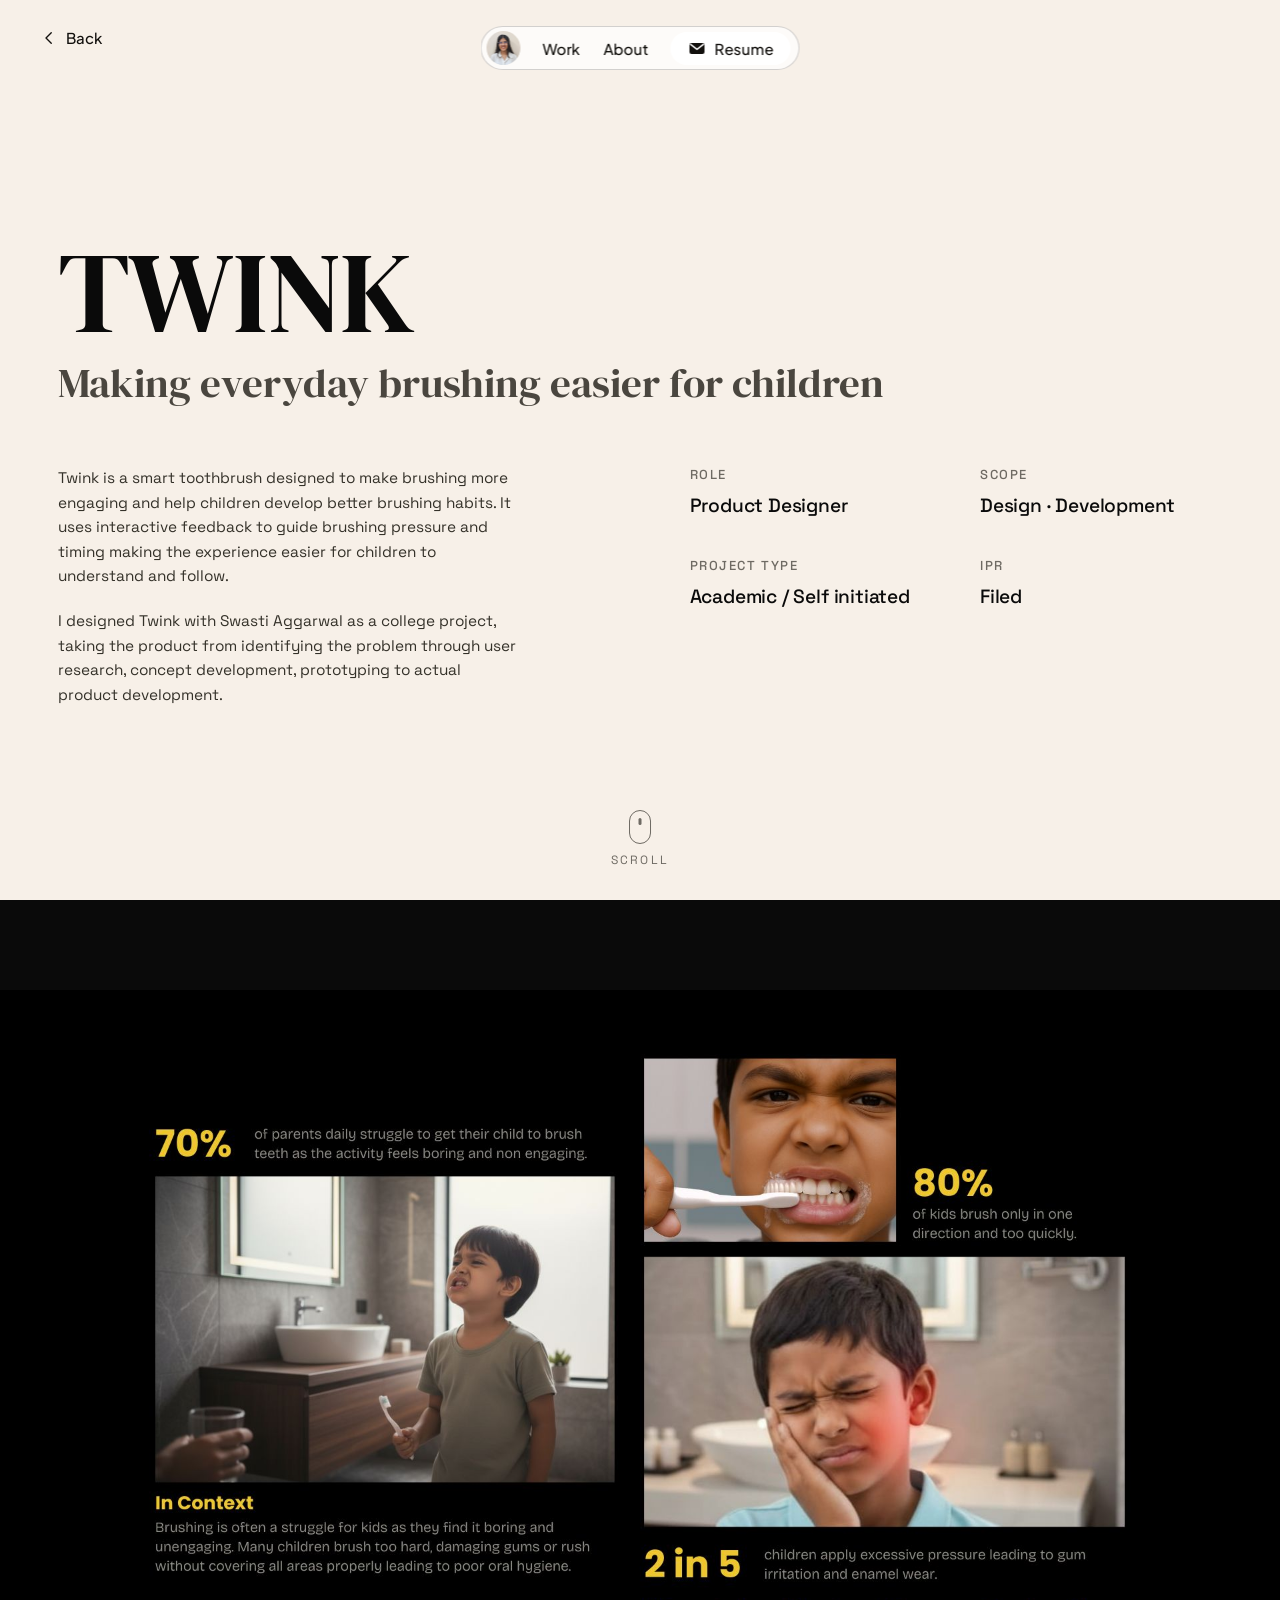
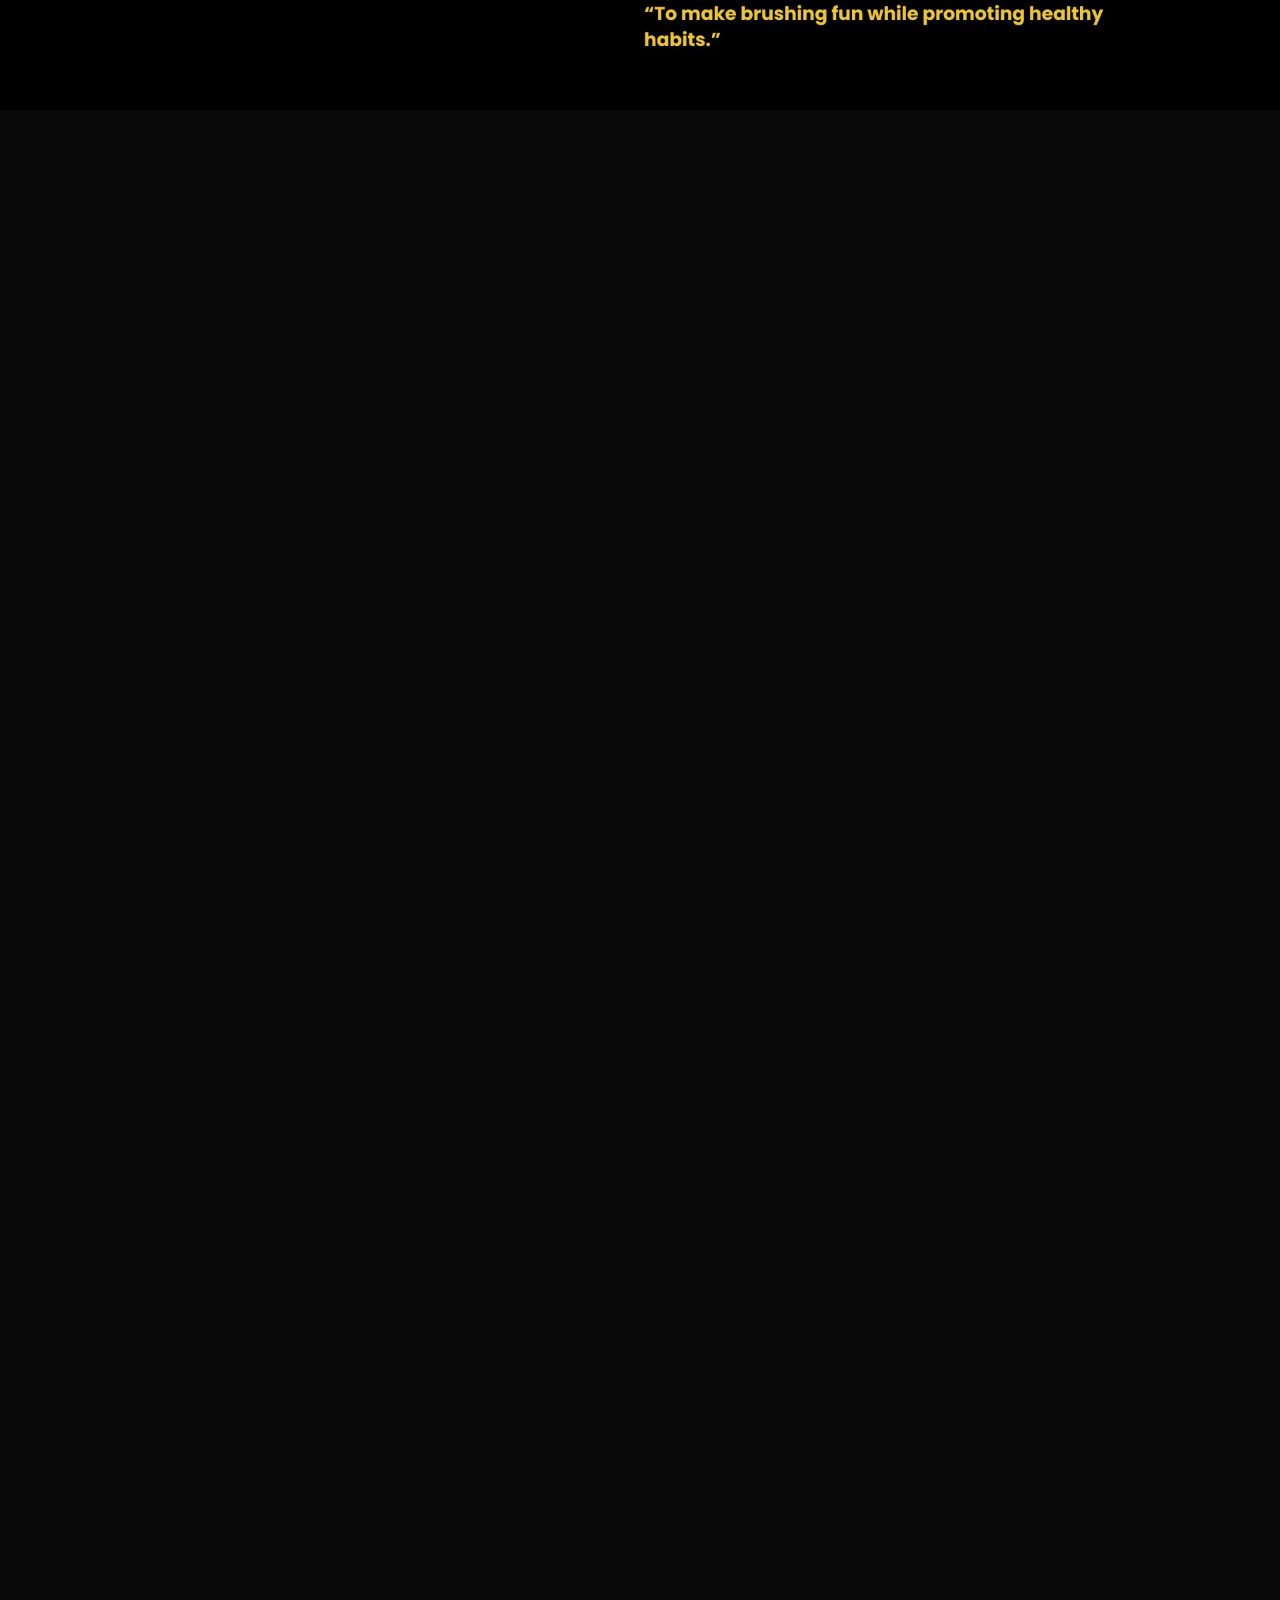
<file: work-01.html>
<!doctype html>

<html lang="en">

<head>

  <meta charset="utf-8">

  <meta
    name="viewport"
    content="width=device-width, initial-scale=1, viewport-fit=cover"
  >

  <title>H-QWIK</title>

  <link
    rel="stylesheet"
    href="https://fonts.googleapis.com/css2?family=DM+Serif+Display:ital@0;1&family=Space+Grotesk:wght@400;500;600;700&family=Plus+Jakarta+Sans:wght@400;500;600&display=swap"
  >

  <link
    rel="stylesheet"
    href="css/work-01.css"
  >

</head>

<body>

<!-- HERO -->
<header class="hero">
  <h1>TWINK</h1>
  <p class="tagline">Making everyday brushing easier for children</p>
  <div class="hero-grid">
    <div class="intro">
      <p>Twink is a smart toothbrush designed to make brushing more engaging and help children develop better brushing habits. It uses interactive feedback to guide brushing pressure and timing making the experience easier for children to understand and follow.</p>
      <p>I designed Twink with Swasti Aggarwal as a college project, taking the product from identifying the problem through user research, concept development, prototyping to actual product development. </p>
    </div>
    <div class="meta">
      <div><p class="label">Role</p><p class="value">Product Designer</p></div>
      <div><p class="label">Scope</p><p class="value">Design · Development</p></div>
      <div><p class="label">Project Type</p><p class="value">Academic / Self initiated</p></div>
      <div><p class="label">IPR</p><p class="value">Filed</p></div>
    </div>
  </div>
  <div class="scrollcue"><span class="m"></span>Scroll</div>
</header>

<!-- STICKY STAGE -->

<section id="stage">

  <div id="sticky">

    <div class="slide" data-i="0">
      <img
        src="assets/work-01/01- work.jpg"
        alt="Problem and context"
      >
    </div>

    <div class="slide" data-i="1">
      <img
        src="assets/work-01/02- work.jpg"
        alt="User persona"
      >
    </div>

    <div class="slide" data-i="2">
      <img
        src="assets/work-01/03- work.jpg"
        alt="User flow and wireframes"
      >
    </div>

    <div class="slide" data-i="3">
      <img
        src="assets/work-01/04- work.jpg"
        alt="Design system"
      >
    </div>

    <div class="slide" data-i="4">
      <img
        src="assets/work-01/05- work.jpg"
        alt="High fidelity screens"
      >
    </div>

    <div class="slide" data-i="5">
      <img
        src="assets/work-01/06- work.jpg"
        alt="High fidelity screens"
      >
    </div>

    <div class="slide" data-i="6">
      <img
        src="assets/work-01/07- work.jpg"
        alt="High fidelity screens"
      >
    </div>
  </div>

</section>

<!-- NEW WORK 3 NAV -->

<a
  class="work-nav__back"
  href="index.html#work"
>
  <svg
    viewBox="0 0 24 24"
    fill="none"
    aria-hidden="true"
  >
    <path
      d="M15 5 8 12l7 7"
      stroke="currentColor"
      stroke-width="1.8"
      stroke-linecap="round"
      stroke-linejoin="round"
    />
  </svg>

  <span>Back</span>
</a>


<nav class="nav__pill" aria-label="Primary">

  <a
    class="nav__avatar"
    href="index.html"
    aria-label="Go to homepage"
  ></a>

  <a
    class="nav__link"
    href="index.html#work"
  >
    Work
  </a>

  <a
    class="nav__link"
    href="about.html"
  >
    About
  </a>

  <a
    class="nav__cta"
    href="https://drive.google.com/file/d/1317d_OsluK3kAgm48UDAn9b4JZ5WkML6/view?usp=sharing"
    target="_blank"
    rel="noopener noreferrer"
  >

    <svg
      viewBox="0 0 24 24"
      fill="none"
      aria-hidden="true"
    >
      <rect
        x="2.5"
        y="5"
        width="19"
        height="14"
        rx="2.5"
        fill="currentColor"
      />

      <path
        d="M3.5 6.5 12 13l8.5-6.5"
        stroke="#fff"
        stroke-width="1.7"
        fill="none"
      />
    </svg>

    <span>Resume</span>

  </a>

</nav>


<div class="chrome c-progress" id="progress"></div>
<script src="js/work-01.js"></script>

</body>
</html>
</file>
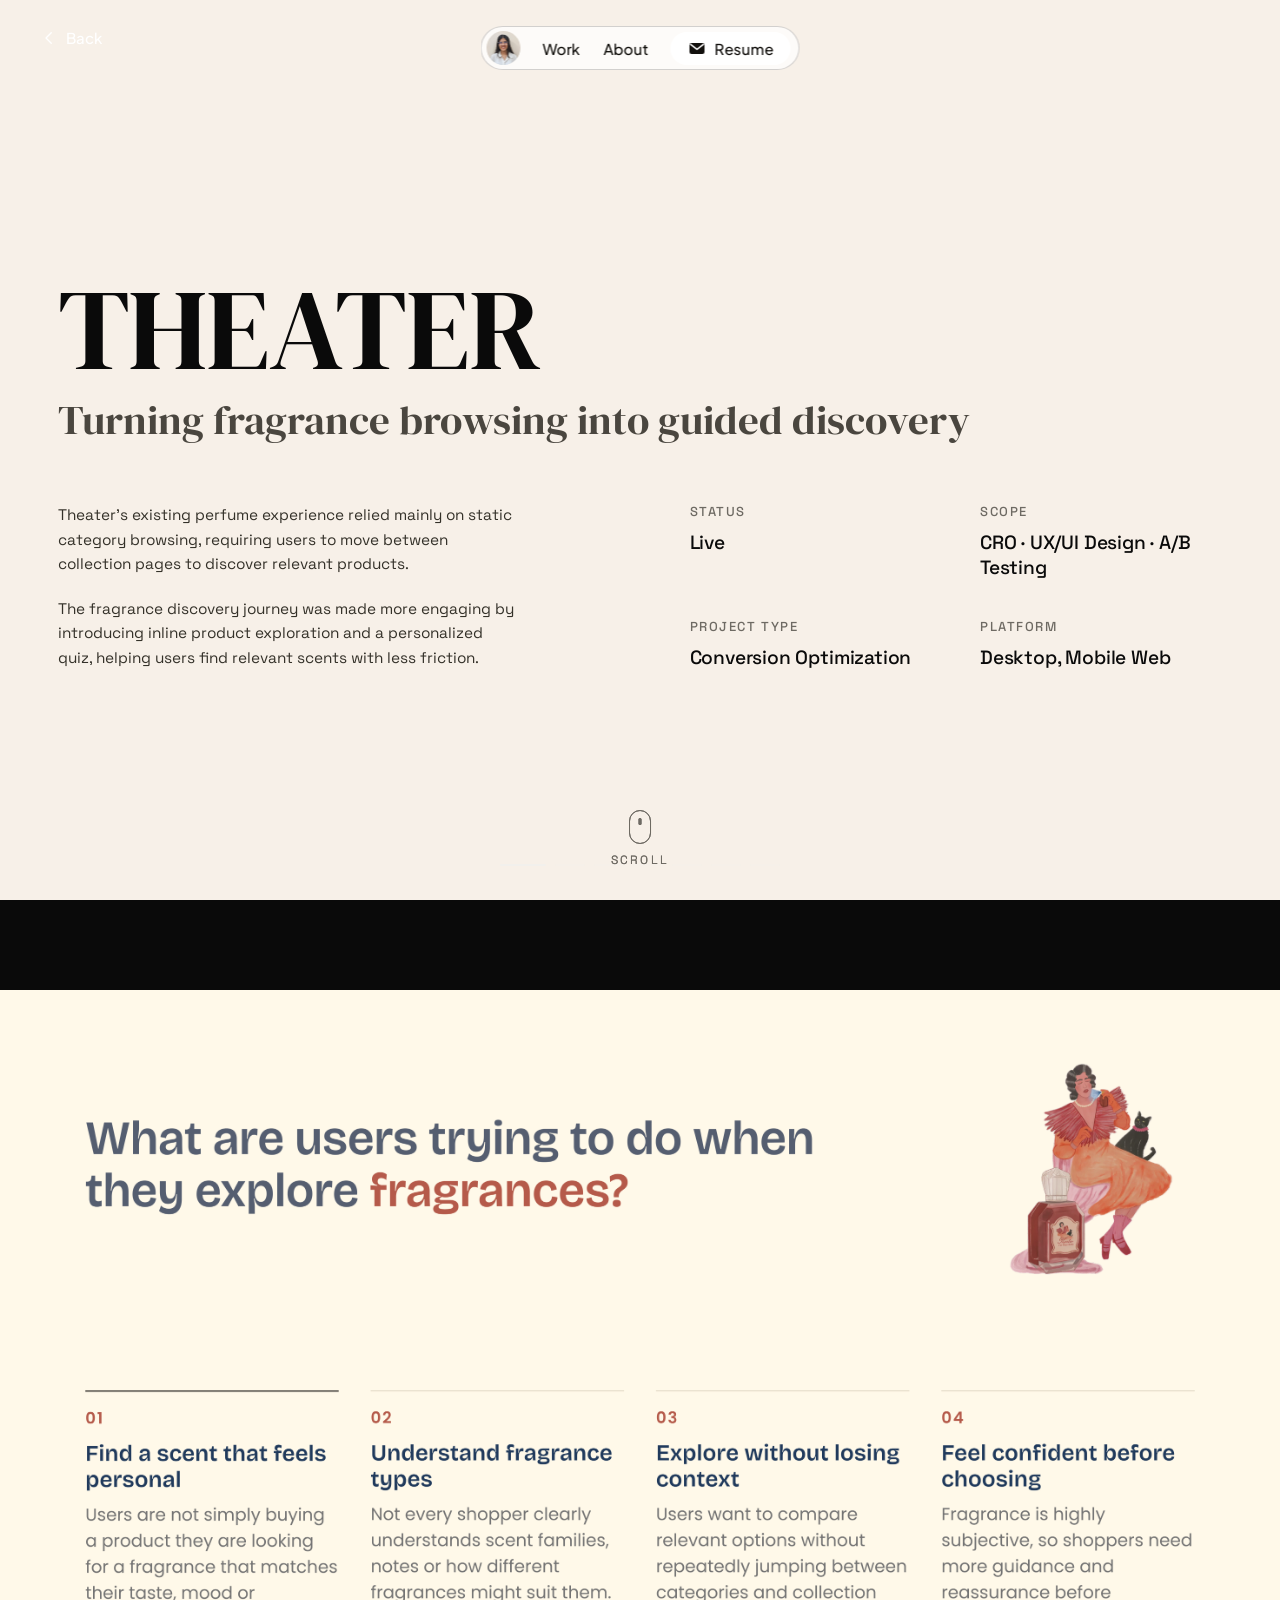
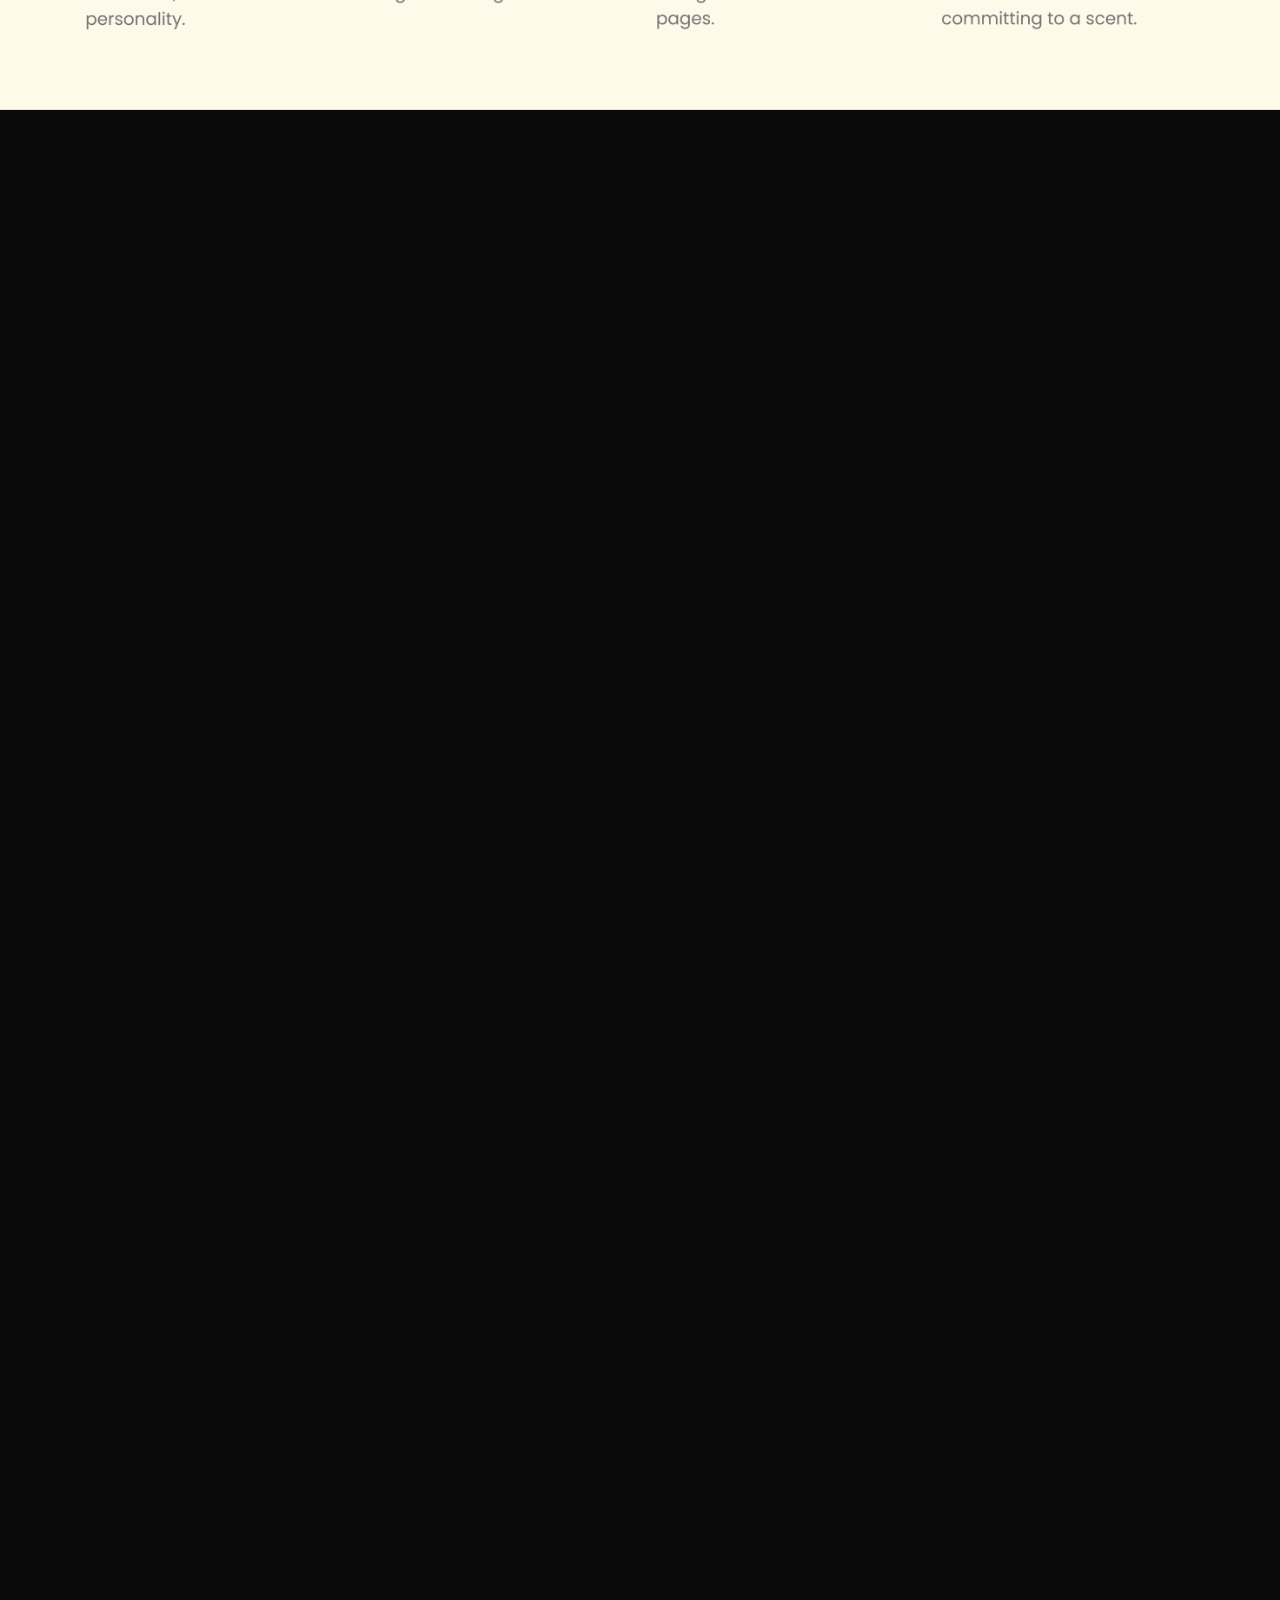
<file: work-02.html>
<!doctype html>

<html lang="en">

<head>

  <meta charset="utf-8">

  <meta
    name="viewport"
    content="width=device-width, initial-scale=1, viewport-fit=cover"
  >

  <title>THEATER</title>

  <link
    rel="stylesheet"
    href="https://fonts.googleapis.com/css2?family=DM+Serif+Display:ital@0;1&family=Space+Grotesk:wght@400;500;600;700&family=Plus+Jakarta+Sans:wght@400;500;600&display=swap"
  >

  <link
    rel="stylesheet"
    href="css/work-02.css"
  >

</head>

<body>

<!-- HERO -->
<header class="hero">

  <h1>THEATER</h1>

  <p class="tagline">
    Turning fragrance browsing into guided discovery
  </p>

  <div class="hero-grid">

    <div class="intro">

      <p>
        Theater's existing perfume experience relied mainly on static category browsing,
        requiring users to move between collection pages to discover relevant products.
      </p>

      <p>
        The fragrance discovery journey was made more engaging by introducing inline product
        exploration and a personalized quiz, helping users find relevant scents with
        less friction.
      </p>

    </div>


    <div class="meta">

      <div>
        <p class="label">Status</p>
        <p class="value">Live</p>
      </div>

      <div>
        <p class="label">Scope</p>
        <p class="value">CRO · UX/UI Design · A/B Testing</p>
      </div>

      <div>
        <p class="label">Project Type</p>
        <p class="value">Conversion Optimization</p>
      </div>

      <div>
        <p class="label">Platform</p>
        <p class="value">Desktop, Mobile Web</p>
      </div>

    </div>

  </div>

  <div class="scrollcue">
    <span class="m"></span>
    Scroll
  </div>

</header>
  </div>
  <div class="scrollcue"><span class="m"></span>Scroll</div>
</header>

<!-- STICKY STAGE -->

<section id="stage">

  <div id="sticky">


    <!-- SLIDE 01 -->
    <div class="slide" data-i="0">

      <img
        src="assets/work-02/work-01-2.png"
        alt="What users are trying to do when exploring fragrances"
      >

    </div>


    <!-- SLIDE 02 -->
    <div class="slide" data-i="1">

      <img
        src="assets/work-02/work-02-2.png"
        alt="What was limiting the existing fragrance experience"
      >

    </div>


    <!-- SLIDE 03 -->
    <div class="slide" data-i="2">

      <img
        src="assets/work-02/work-03-2.png"
        alt="CRO opportunity"
      >

    </div>


    <!-- SLIDE 04 -->
    <div class="slide" data-i="3">

      <img
        src="assets/work-02/work-04-2.png"
        alt="UX challenges"
      >

    </div>


    <!-- SLIDE 05 -->
    <div class="slide" data-i="4">

      <img
        src="assets/work-02/work-05-2.png"
        alt="The redesigned Theater fragrance discovery experience"
      >

    </div>


    <!-- SLIDE 06 -->
    <div class="slide" data-i="5">

      <img
        src="assets/work-02/work-06-2.png"
        alt="Design reasoning and iteration"
      >

    </div>


    <!-- SLIDE 07 -->
    <div class="slide" data-i="6">

      <img
        src="assets/work-02/work-07-2.png"
        alt="Testing and results"
      >

    </div>


  </div>

</section>

<!-- NEW WORK 3 NAV -->

<a
  class="work-nav__back"
  href="index.html#work"
>
  <svg
    viewBox="0 0 24 24"
    fill="none"
    aria-hidden="true"
  >
    <path
      d="M15 5 8 12l7 7"
      stroke="currentColor"
      stroke-width="1.8"
      stroke-linecap="round"
      stroke-linejoin="round"
    />
  </svg>

  <span>Back</span>
</a>


<nav class="nav__pill" aria-label="Primary">

  <a
    class="nav__avatar"
    href="index.html"
    aria-label="Go to homepage"
  ></a>

  <a
    class="nav__link"
    href="index.html#work"
  >
    Work
  </a>

  <a
    class="nav__link"
    href="about.html"
  >
    About
  </a>

  <a
    class="nav__cta"
    href="https://drive.google.com/file/d/1317d_OsluK3kAgm48UDAn9b4JZ5WkML6/view?usp=sharing"
    target="_blank"
    rel="noopener noreferrer"
  >

    <svg
      viewBox="0 0 24 24"
      fill="none"
      aria-hidden="true"
    >
      <rect
        x="2.5"
        y="5"
        width="19"
        height="14"
        rx="2.5"
        fill="currentColor"
      />

      <path
        d="M3.5 6.5 12 13l8.5-6.5"
        stroke="#fff"
        stroke-width="1.7"
        fill="none"
      />
    </svg>

    <span>Resume</span>

  </a>

</nav>


<div class="chrome c-progress" id="progress"></div>
<script src="js/work-02.js"></script>

</body>
</html>
</file>
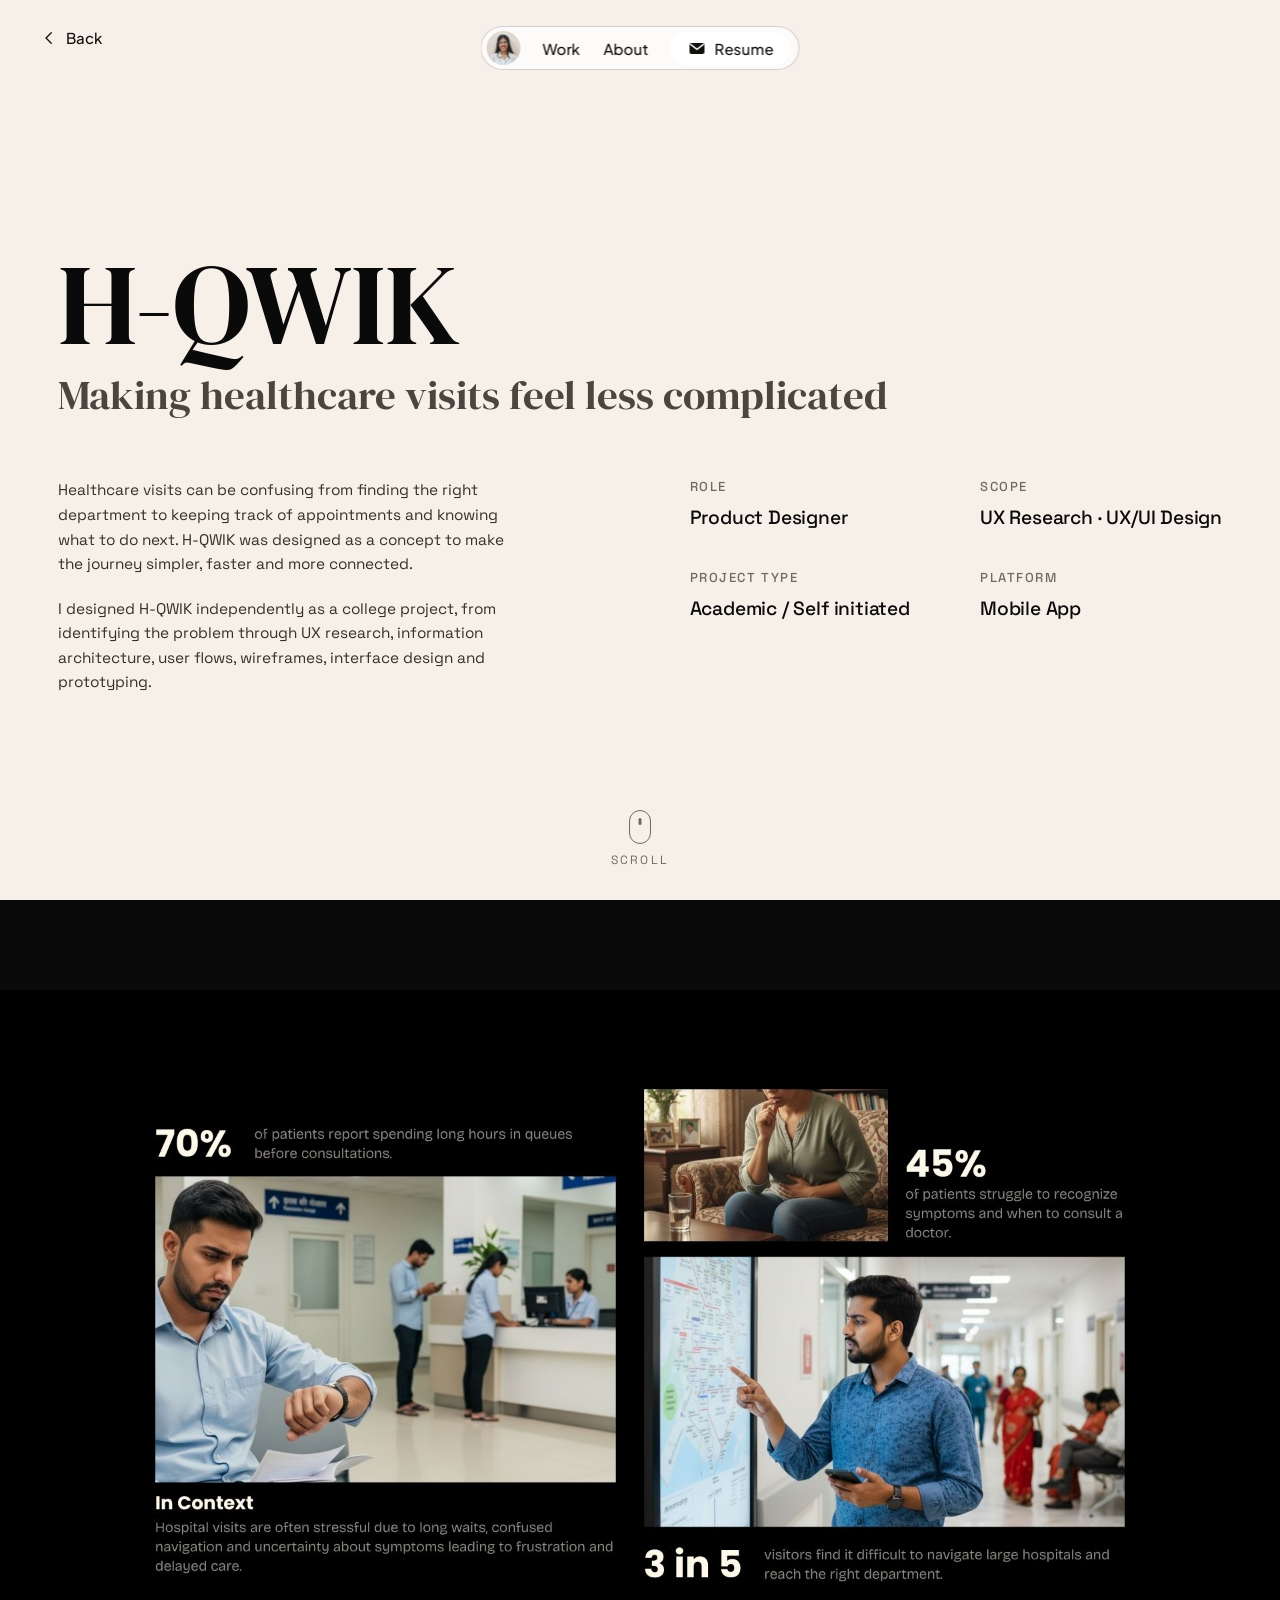
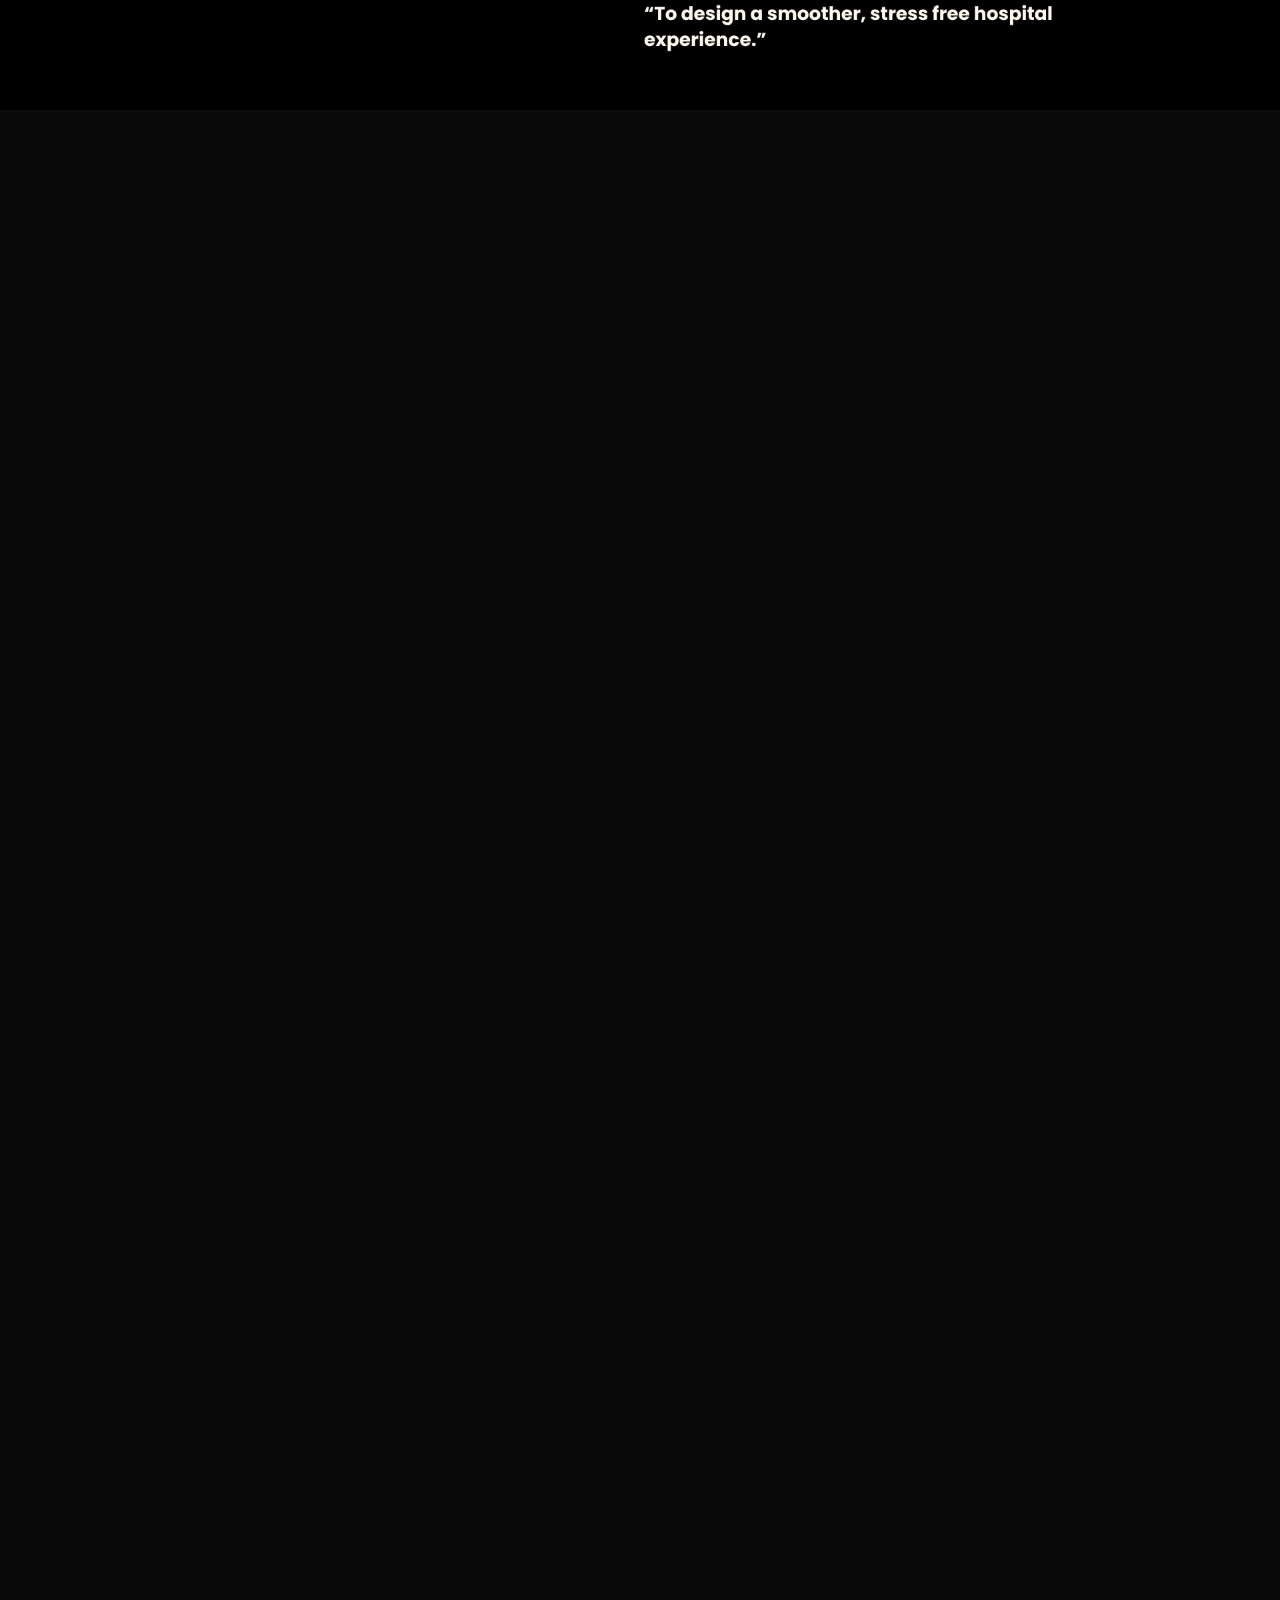
<file: work-03.html>
<!doctype html>

<html lang="en">

<head>

  <meta charset="utf-8">

  <meta
    name="viewport"
    content="width=device-width, initial-scale=1, viewport-fit=cover"
  >

  <title>H-QWIK</title>

  <link
    rel="stylesheet"
    href="https://fonts.googleapis.com/css2?family=DM+Serif+Display:ital@0;1&family=Space+Grotesk:wght@400;500;600;700&family=Plus+Jakarta+Sans:wght@400;500;600&display=swap"
  >

  <link
    rel="stylesheet"
    href="css/work.css"
  >

</head>

<body>

<!-- HERO -->
<header class="hero">
  <h1>H-QWIK</h1>
  <p class="tagline">Making healthcare visits feel less complicated</p>
  <div class="hero-grid">
    <div class="intro">
      <p>Healthcare visits can be confusing from finding the right department to keeping track of appointments and knowing what to do next. H-QWIK was designed as a concept to make the journey simpler, faster and more connected.</p>
      <p>I designed H-QWIK independently as a college project, from identifying the problem through UX research, information architecture, user flows, wireframes, interface design and prototyping.</p>
    </div>
    <div class="meta">
      <div><p class="label">Role</p><p class="value">Product Designer</p></div>
      <div><p class="label">Scope</p><p class="value">UX Research · UX/UI Design</p></div>
      <div><p class="label">Project Type</p><p class="value">Academic / Self initiated</p></div>
      <div><p class="label">Platform</p><p class="value">Mobile App</p></div>
    </div>
  </div>
  <div class="scrollcue"><span class="m"></span>Scroll</div>
</header>

<!-- STICKY STAGE -->

<section id="stage">

  <div id="sticky">

    <div class="slide" data-i="0">
      <img
        src="assets/work-03/01-problem.jpg"
        alt="Problem and context"
      >
    </div>

    <div class="slide" data-i="1">
      <img
        src="assets/work-03/02-persona.jpg"
        alt="User persona"
      >
    </div>

    <div class="slide" data-i="2">
      <img
        src="assets/work-03/03-flow-wireframes.jpg"
        alt="User flow and wireframes"
      >
    </div>

    <div class="slide" data-i="3">
      <img
        src="assets/work-03/04-design-system.jpg"
        alt="Design system"
      >
    </div>

    <div class="slide" data-i="4">
      <img
        src="assets/work-03/05-hifi.jpg"
        alt="High fidelity screens"
      >
    </div>

  </div>

</section>

<!-- NEW WORK 3 NAV -->

<a
  class="work-nav__back"
  href="index.html#work"
>
  <svg
    viewBox="0 0 24 24"
    fill="none"
    aria-hidden="true"
  >
    <path
      d="M15 5 8 12l7 7"
      stroke="currentColor"
      stroke-width="1.8"
      stroke-linecap="round"
      stroke-linejoin="round"
    />
  </svg>

  <span>Back</span>
</a>


<nav class="nav__pill" aria-label="Primary">

  <a
    class="nav__avatar"
    href="index.html"
    aria-label="Go to homepage"
  ></a>

  <a
    class="nav__link"
    href="index.html#work"
  >
    Work
  </a>

  <a
    class="nav__link"
    href="about.html"
  >
    About
  </a>

  <a
    class="nav__cta"
    href="https://drive.google.com/file/d/1317d_OsluK3kAgm48UDAn9b4JZ5WkML6/view?usp=sharing"
    target="_blank"
    rel="noopener noreferrer"
  >

    <svg
      viewBox="0 0 24 24"
      fill="none"
      aria-hidden="true"
    >
      <rect
        x="2.5"
        y="5"
        width="19"
        height="14"
        rx="2.5"
        fill="currentColor"
      />

      <path
        d="M3.5 6.5 12 13l8.5-6.5"
        stroke="#fff"
        stroke-width="1.7"
        fill="none"
      />
    </svg>

    <span>Resume</span>

  </a>

</nav>


<div class="chrome c-progress" id="progress"></div>
<script src="js/work-03.js"></script>

</body>
</html>
</file>
<file: css/work-01.css>
/* Layout: native-scroll page — hero scrolls away, then one sticky stage pins full-screen while the 5 screens cross-fade over its scroll length; chrome pill morphs nav→status at a single threshold */
  :root {
    --cream: #F7F0E8;
    --cream-deep: #EFE6DB;
    --ink: #0A0A0A;
    --text: #1C1A17;
    --muted: #6E6A63;
    --muted-dark: #9A948B;
    --font-display: 'DM Serif Display', Georgia, 'Times New Roman', serif;
    --font-body: 'Space Grotesk', system-ui, -apple-system, sans-serif;
    color-scheme: light;
  }
  * { box-sizing: border-box; }
  /* NOTE: no global scroll-behavior:smooth — it fights native momentum and makes the deck feel laggy */
  body {
    margin: 0;
    background: var(--cream);
    color: var(--text);
    font-family: var(--font-body);
    -webkit-font-smoothing: antialiased;
    text-rendering: optimizeLegibility;
    overflow-x: hidden;
  }
  img { max-width: 100%; display: block; }

  /* ============ HERO ============ */
  .hero {
    min-height: 100vh;
    display: flex; flex-direction: column; justify-content: center;
    padding: clamp(104px,14vh,152px) clamp(24px,4.5vw,64px) clamp(70px,9vh,100px);
    max-width: 1680px; margin: 0 auto; position: relative;
  }
  .hero h1 { font-family:var(--font-display); font-weight:400; font-size:clamp(56px,9vw,130px); line-height:.95; margin:0; color:var(--ink); letter-spacing:-0.01em; }
  .hero .tagline { font-family:var(--font-display); font-size:clamp(23px,3.2vw,44px); line-height:1.1; margin:14px 0 0; color:#4A463F; text-wrap:balance; }
  .hero-grid { display:grid; grid-template-columns:minmax(0,1fr) minmax(0,.9fr); gap:40px; margin-top:clamp(34px,5vw,60px); align-items:start; }
  .intro p { font-size:clamp(15px,1.2vw,20px); line-height:1.6; color:#343129; margin:0 0 20px; max-width:46ch; }
  .intro p:last-child { margin:0; }
  .meta { display:grid; grid-template-columns:1fr 1fr; gap:clamp(26px,3vw,44px) 48px; }
  .meta .label { font-size:13px; letter-spacing:.12em; text-transform:uppercase; color:var(--muted); margin:0 0 10px; font-weight:500; }
  .meta .value { font-size:clamp(16px,1.5vw,25px); color:var(--ink); font-weight:500; letter-spacing:-0.01em; margin:0; }

  .scrollcue { position:absolute; left:50%; bottom:32px; transform:translateX(-50%); font-size:12px; letter-spacing:.18em; text-transform:uppercase; color:var(--muted); display:flex; flex-direction:column; align-items:center; gap:8px; animation:bob 2s ease-in-out infinite; }
  .scrollcue .m { width:22px; height:34px; border:1.5px solid var(--muted); border-radius:12px; position:relative; }
  .scrollcue .m::after { content:""; position:absolute; left:50%; top:7px; width:3px; height:7px; background:var(--muted); border-radius:2px; transform:translateX(-50%); animation:scrolldot 2s ease-in-out infinite; }
  @keyframes bob { 0%,100%{transform:translateX(-50%) translateY(0)} 50%{transform:translateX(-50%) translateY(6px)} }
  @keyframes scrolldot { 0%{opacity:0;transform:translate(-50%,-4px)} 40%{opacity:1} 80%{opacity:0;transform:translate(-50%,8px)} }

  /* ============ STICKY STAGE ============ */
  #stage { position: relative; background: var(--ink); }
  #sticky {
    position: sticky; top: 0; height: 100vh; overflow: hidden;
    display: flex; align-items: center; justify-content: center;
  }
  .slide {
    position: absolute; inset: 0;
    opacity: 0; transform: scale(1.015);
    transition: opacity .55s ease, transform .9s cubic-bezier(.16,1,.3,1);
    pointer-events: none;
  }
  .slide.on { opacity:1; transform:none; pointer-events:auto; }
  .slide img {
    width:100%; height:100%;
    object-fit: contain; object-position: center;
    border-radius:0; box-shadow:none;
  }

  /* ============ FIXED CHROME ============ */
  .chrome { position:fixed; z-index:40; }

  .c-progress { bottom:34px; left:50%; transform:translateX(-50%); display:flex; gap:9px; align-items:center; opacity:0; transition:opacity .4s ease; pointer-events:none; }
  body.staged .c-progress { opacity:1; pointer-events:auto; }
  .c-progress .seg { height:2.5px; width:30px; border-radius:2px; background:#F2F0EC; opacity:.25; transition:opacity .35s ease, width .35s ease; cursor:pointer; }
  .c-progress .seg.done { opacity:.5; }
  .c-progress .seg.current { opacity:1; width:46px; }
/* ============ WORK 1 NAV — SAME AS HOME ============ */

.work-nav__back{
  position:fixed;

  top:28px;
  left:40px;

  z-index:1000;

  display:flex;
  align-items:center;

  gap:8px;

  color:#12100D;

  text-decoration:none;

  font-family:"Plus Jakarta Sans",system-ui,sans-serif;

  font-size:15px;
  font-weight:500;
}

.work-nav__back svg{
  width:18px;
  height:18px;
}
body.staged .work-nav__back{
  color:#fff;
}

/* CENTER PILL */

.nav__pill{
  position:fixed;

  left:50%;
  top:26px;

  transform:translateX(-50%);

  z-index:1000;

  display:flex;
  align-items:center;

  gap:20px;

  height:44px;

  padding:5px 8px 5px 5px;

  border-radius:999px;

  background:rgba(255,255,255,.72);

  border:1px solid rgba(18,16,13,.18);

  backdrop-filter:blur(14px);
  -webkit-backdrop-filter:blur(14px);

  font-family:"Plus Jakarta Sans",system-ui,sans-serif;

  font-size:15px;
  font-weight:500;
}


/* AVATAR */

.nav__avatar{
  width:34px;
  height:34px;

  border-radius:50%;

  background:
    #C7A98E
    url("../assets/images/avatar.jpeg")
    center/cover
    no-repeat;

  flex:0 0 auto;
}


/* LINKS */

.nav__link{
  padding:4px 2px;

  color:#12100D;

  text-decoration:none;

  white-space:nowrap;
}


/* RESUME */

.nav__cta{
  display:flex;
  align-items:center;

  gap:8px;

  background:#fff;

  color:#12100D;

  border-radius:999px;

  padding:7px 17px;

  text-decoration:none;

  white-space:nowrap;
}

.nav__cta svg{
  width:19px;
  height:19px;

  color:#12100D;
}
  @media (max-width:900px){

  .hero-grid{
    grid-template-columns:1fr;
    gap:26px;
  }

  .work-nav__back{
    left:18px;
  }

  .work-nav__back span{
    display:none;
  }

  .nav__pill{
    top:18px;
    gap:12px;
  }

  .nav__link{
    font-size:13px;
  }

  .nav__cta{
    padding:6px 12px;
    font-size:13px;
  }

}
</file>
<file: css/work-02.css>
/* Layout: native-scroll page — hero scrolls away, then one sticky stage pins full-screen while the 5 screens cross-fade over its scroll length; chrome pill morphs nav→status at a single threshold */
  :root {
    --cream: #F7F0E8;
    --cream-deep: #EFE6DB;
    --ink: #0A0A0A;
    --text: #1C1A17;
    --muted: #6E6A63;
    --muted-dark: #9A948B;
    --font-display: 'DM Serif Display', Georgia, 'Times New Roman', serif;
    --font-body: 'Space Grotesk', system-ui, -apple-system, sans-serif;
    color-scheme: light;
  }
  * { box-sizing: border-box; }
  /* NOTE: no global scroll-behavior:smooth — it fights native momentum and makes the deck feel laggy */
  body {
    margin: 0;
    background: var(--cream);
    color: var(--text);
    font-family: var(--font-body);
    -webkit-font-smoothing: antialiased;
    text-rendering: optimizeLegibility;
    overflow-x: hidden;
  }
  img { max-width: 100%; display: block; }

  /* ============ HERO ============ */
  .hero {
    min-height: 100vh;
    display: flex; flex-direction: column; justify-content: center;
    padding: clamp(104px,14vh,152px) clamp(24px,4.5vw,64px) clamp(70px,9vh,100px);
    max-width: 1680px; margin: 0 auto; position: relative;
  }
  .hero h1 { font-family:var(--font-display); font-weight:400; font-size:clamp(56px,9vw,130px); line-height:.95; margin:0; color:var(--ink); letter-spacing:-0.01em; }
  .hero .tagline { font-family:var(--font-display); font-size:clamp(23px,3.2vw,44px); line-height:1.1; margin:14px 0 0; color:#4A463F; text-wrap:balance; }
  .hero-grid { display:grid; grid-template-columns:minmax(0,1fr) minmax(0,.9fr); gap:40px; margin-top:clamp(34px,5vw,60px); align-items:start; }
  .intro p { font-size:clamp(15px,1.2vw,20px); line-height:1.6; color:#343129; margin:0 0 20px; max-width:46ch; }
  .intro p:last-child { margin:0; }
  .meta { display:grid; grid-template-columns:1fr 1fr; gap:clamp(26px,3vw,44px) 48px; }
  .meta .label { font-size:13px; letter-spacing:.12em; text-transform:uppercase; color:var(--muted); margin:0 0 10px; font-weight:500; }
  .meta .value { font-size:clamp(16px,1.5vw,25px); color:var(--ink); font-weight:500; letter-spacing:-0.01em; margin:0; }

  .scrollcue { position:absolute; left:50%; bottom:32px; transform:translateX(-50%); font-size:12px; letter-spacing:.18em; text-transform:uppercase; color:var(--muted); display:flex; flex-direction:column; align-items:center; gap:8px; animation:bob 2s ease-in-out infinite; }
  .scrollcue .m { width:22px; height:34px; border:1.5px solid var(--muted); border-radius:12px; position:relative; }
  .scrollcue .m::after { content:""; position:absolute; left:50%; top:7px; width:3px; height:7px; background:var(--muted); border-radius:2px; transform:translateX(-50%); animation:scrolldot 2s ease-in-out infinite; }
  @keyframes bob { 0%,100%{transform:translateX(-50%) translateY(0)} 50%{transform:translateX(-50%) translateY(6px)} }
  @keyframes scrolldot { 0%{opacity:0;transform:translate(-50%,-4px)} 40%{opacity:1} 80%{opacity:0;transform:translate(-50%,8px)} }

  /* ============ STICKY STAGE ============ */
  #stage { position: relative; background: var(--ink); }
  #sticky {
    position: sticky; top: 0; height: 100vh; overflow: hidden;
    display: flex; align-items: center; justify-content: center;
  }
  .slide {
    position: absolute; inset: 0;
    opacity: 0; transform: scale(1.015);
    transition: opacity .55s ease, transform .9s cubic-bezier(.16,1,.3,1);
    pointer-events: none;
  }
  .slide.on { opacity:1; transform:none; pointer-events:auto; }
  .slide img {
    width:100%; height:100%;
    object-fit: contain; object-position: center;
    border-radius:0; box-shadow:none;
  }

  /* ============ FIXED CHROME ============ */
  .chrome { position:fixed; z-index:40; }

  .c-progress { bottom:34px; left:50%; transform:translateX(-50%); display:flex; gap:9px; align-items:center; opacity:0; transition:opacity .4s ease; pointer-events:none; }
  body.staged .c-progress { opacity:1; pointer-events:auto; }
  .c-progress .seg { height:2.5px; width:30px; border-radius:2px; background:#F2F0EC; opacity:.25; transition:opacity .35s ease, width .35s ease; cursor:pointer; }
  .c-progress .seg.done { opacity:.5; }
  .c-progress .seg.current { opacity:1; width:46px; }
/* ============ WORK 02 NAV — SAME AS HOME ============ */

.work-nav__back{
  position:fixed;

  top:28px;
  left:40px;

  z-index:1000;

  display:flex;
  align-items:center;

  gap:8px;

  color:#12100D;

  text-decoration:none;

  font-family:"Plus Jakarta Sans",system-ui,sans-serif;

  font-size:15px;
  font-weight:500;
}

.work-nav__back svg{
  width:18px;
  height:18px;
}
body.staged .work-nav__back{
  color:#fff;
}

/* CENTER PILL */

.nav__pill{
  position:fixed;

  left:50%;
  top:26px;

  transform:translateX(-50%);

  z-index:1000;

  display:flex;
  align-items:center;

  gap:20px;

  height:44px;

  padding:5px 8px 5px 5px;

  border-radius:999px;

  background:rgba(255,255,255,.72);

  border:1px solid rgba(18,16,13,.18);

  backdrop-filter:blur(14px);
  -webkit-backdrop-filter:blur(14px);

  font-family:"Plus Jakarta Sans",system-ui,sans-serif;

  font-size:15px;
  font-weight:500;
}


/* AVATAR */

.nav__avatar{
  width:34px;
  height:34px;

  border-radius:50%;

  background:
    #C7A98E
    url("../assets/images/avatar.jpeg")
    center/cover
    no-repeat;

  flex:0 0 auto;
}


/* LINKS */

.nav__link{
  padding:4px 2px;

  color:#12100D;

  text-decoration:none;

  white-space:nowrap;
}


/* RESUME */

.nav__cta{
  display:flex;
  align-items:center;

  gap:8px;

  background:#fff;

  color:#12100D;

  border-radius:999px;

  padding:7px 17px;

  text-decoration:none;

  white-space:nowrap;
}

.nav__cta svg{
  width:19px;
  height:19px;

  color:#12100D;
}
  @media (max-width:900px){

  .hero-grid{
    grid-template-columns:1fr;
    gap:26px;
  }

  .work-nav__back{
    left:18px;
  }

  .work-nav__back span{
    display:none;
  }

  .nav__pill{
    top:18px;
    gap:12px;
  }

  .nav__link{
    font-size:13px;
  }

  .nav__cta{
    padding:6px 12px;
    font-size:13px;
  }

}
</file>
<file: css/work.css>
/* Layout: native-scroll page — hero scrolls away, then one sticky stage pins full-screen while the 5 screens cross-fade over its scroll length; chrome pill morphs nav→status at a single threshold */
  :root {
    --cream: #F7F0E8;
    --cream-deep: #EFE6DB;
    --ink: #0A0A0A;
    --text: #1C1A17;
    --muted: #6E6A63;
    --muted-dark: #9A948B;
    --font-display: 'DM Serif Display', Georgia, 'Times New Roman', serif;
    --font-body: 'Space Grotesk', system-ui, -apple-system, sans-serif;
    color-scheme: light;
  }
  * { box-sizing: border-box; }
  /* NOTE: no global scroll-behavior:smooth — it fights native momentum and makes the deck feel laggy */
  body {
    margin: 0;
    background: var(--cream);
    color: var(--text);
    font-family: var(--font-body);
    -webkit-font-smoothing: antialiased;
    text-rendering: optimizeLegibility;
    overflow-x: hidden;
  }
  img { max-width: 100%; display: block; }

  /* ============ HERO ============ */
  .hero {
    min-height: 100vh;
    display: flex; flex-direction: column; justify-content: center;
    padding: clamp(104px,14vh,152px) clamp(24px,4.5vw,64px) clamp(70px,9vh,100px);
    max-width: 1680px; margin: 0 auto; position: relative;
  }
  .hero h1 { font-family:var(--font-display); font-weight:400; font-size:clamp(56px,9vw,130px); line-height:.95; margin:0; color:var(--ink); letter-spacing:-0.01em; }
  .hero .tagline { font-family:var(--font-display); font-size:clamp(23px,3.2vw,44px); line-height:1.1; margin:14px 0 0; color:#4A463F; text-wrap:balance; }
  .hero-grid { display:grid; grid-template-columns:minmax(0,1fr) minmax(0,.9fr); gap:40px; margin-top:clamp(34px,5vw,60px); align-items:start; }
  .intro p { font-size:clamp(15px,1.2vw,20px); line-height:1.6; color:#343129; margin:0 0 20px; max-width:46ch; }
  .intro p:last-child { margin:0; }
  .meta { display:grid; grid-template-columns:1fr 1fr; gap:clamp(26px,3vw,44px) 48px; }
  .meta .label { font-size:13px; letter-spacing:.12em; text-transform:uppercase; color:var(--muted); margin:0 0 10px; font-weight:500; }
  .meta .value { font-size:clamp(16px,1.5vw,25px); color:var(--ink); font-weight:500; letter-spacing:-0.01em; margin:0; }

  .scrollcue { position:absolute; left:50%; bottom:32px; transform:translateX(-50%); font-size:12px; letter-spacing:.18em; text-transform:uppercase; color:var(--muted); display:flex; flex-direction:column; align-items:center; gap:8px; animation:bob 2s ease-in-out infinite; }
  .scrollcue .m { width:22px; height:34px; border:1.5px solid var(--muted); border-radius:12px; position:relative; }
  .scrollcue .m::after { content:""; position:absolute; left:50%; top:7px; width:3px; height:7px; background:var(--muted); border-radius:2px; transform:translateX(-50%); animation:scrolldot 2s ease-in-out infinite; }
  @keyframes bob { 0%,100%{transform:translateX(-50%) translateY(0)} 50%{transform:translateX(-50%) translateY(6px)} }
  @keyframes scrolldot { 0%{opacity:0;transform:translate(-50%,-4px)} 40%{opacity:1} 80%{opacity:0;transform:translate(-50%,8px)} }

  /* ============ STICKY STAGE ============ */
  #stage { position: relative; background: var(--ink); }
  #sticky {
    position: sticky; top: 0; height: 100vh; overflow: hidden;
    display: flex; align-items: center; justify-content: center;
  }
  .slide {
    position: absolute; inset: 0;
    opacity: 0; transform: scale(1.015);
    transition: opacity .55s ease, transform .9s cubic-bezier(.16,1,.3,1);
    pointer-events: none;
  }
  .slide.on { opacity:1; transform:none; pointer-events:auto; }
  .slide img {
    width:100%; height:100%;
    object-fit: contain; object-position: center;
    border-radius:0; box-shadow:none;
  }

  /* ============ FIXED CHROME ============ */
  .chrome { position:fixed; z-index:40; }

  .c-progress { bottom:34px; left:50%; transform:translateX(-50%); display:flex; gap:9px; align-items:center; opacity:0; transition:opacity .4s ease; pointer-events:none; }
  body.staged .c-progress { opacity:1; pointer-events:auto; }
  .c-progress .seg { height:2.5px; width:30px; border-radius:2px; background:#F2F0EC; opacity:.25; transition:opacity .35s ease, width .35s ease; cursor:pointer; }
  .c-progress .seg.done { opacity:.5; }
  .c-progress .seg.current { opacity:1; width:46px; }
/* ============ WORK 3 NAV — SAME AS HOME ============ */

.work-nav__back{
  position:fixed;

  top:28px;
  left:40px;

  z-index:1000;

  display:flex;
  align-items:center;

  gap:8px;

  color:#12100D;

  text-decoration:none;

  font-family:"Plus Jakarta Sans",system-ui,sans-serif;

  font-size:15px;
  font-weight:500;
}

.work-nav__back svg{
  width:18px;
  height:18px;
}
body.staged .work-nav__back{
  color:#fff;
}

/* CENTER PILL */

.nav__pill{
  position:fixed;

  left:50%;
  top:26px;

  transform:translateX(-50%);

  z-index:1000;

  display:flex;
  align-items:center;

  gap:20px;

  height:44px;

  padding:5px 8px 5px 5px;

  border-radius:999px;

  background:rgba(255,255,255,.72);

  border:1px solid rgba(18,16,13,.18);

  backdrop-filter:blur(14px);
  -webkit-backdrop-filter:blur(14px);

  font-family:"Plus Jakarta Sans",system-ui,sans-serif;

  font-size:15px;
  font-weight:500;
}


/* AVATAR */

.nav__avatar{
  width:34px;
  height:34px;

  border-radius:50%;

  background:
    #C7A98E
    url("../assets/images/avatar.jpeg")
    center/cover
    no-repeat;

  flex:0 0 auto;
}


/* LINKS */

.nav__link{
  padding:4px 2px;

  color:#12100D;

  text-decoration:none;

  white-space:nowrap;
}


/* RESUME */

.nav__cta{
  display:flex;
  align-items:center;

  gap:8px;

  background:#fff;

  color:#12100D;

  border-radius:999px;

  padding:7px 17px;

  text-decoration:none;

  white-space:nowrap;
}

.nav__cta svg{
  width:19px;
  height:19px;

  color:#12100D;
}
  @media (max-width:900px){

  .hero-grid{
    grid-template-columns:1fr;
    gap:26px;
  }

  .work-nav__back{
    left:18px;
  }

  .work-nav__back span{
    display:none;
  }

  .nav__pill{
    top:18px;
    gap:12px;
  }

  .nav__link{
    font-size:13px;
  }

  .nav__cta{
    padding:6px 12px;
    font-size:13px;
  }

}
</file>
